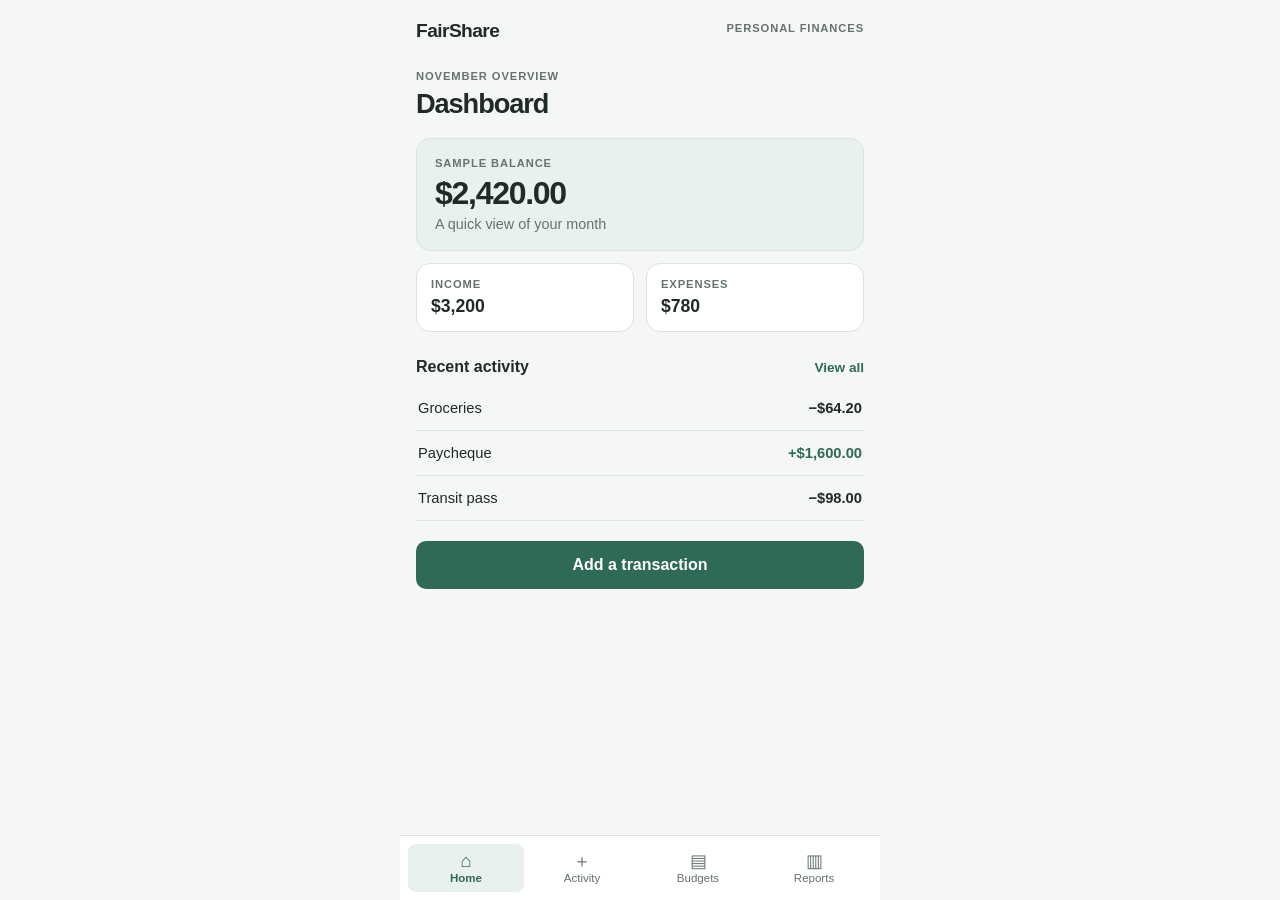
<file: index.html>
<!doctype html>
<html lang="en">
  <head>
    <meta charset="utf-8" />
    <meta name="viewport" content="width=device-width, initial-scale=1" />
    <title>FairShare | Dashboard</title>
    <link rel="stylesheet" href="styles.css" />
  </head>
  <body>
    <main class="page">
      <header class="topbar">
        <a class="brand" href="index.html" aria-label="FairShare home"
          >FairShare</a
        >
        <span class="eyebrow">PERSONAL FINANCES</span>
      </header>

      <section aria-labelledby="page-title">
        <p class="eyebrow">NOVEMBER OVERVIEW</p>
        <h1 id="page-title">Dashboard</h1>
        <article class="balance-card">
          <p class="eyebrow">SAMPLE BALANCE</p>
          <p class="balance">$2,420.00</p>
          <p class="muted">A quick view of your month</p>
        </article>

        <div class="summary-grid" aria-label="Monthly totals">
          <article class="summary-card">
            <p class="eyebrow">INCOME</p>
            <p class="summary-value">$3,200</p>
          </article>
          <article class="summary-card">
            <p class="eyebrow">EXPENSES</p>
            <p class="summary-value">$780</p>
          </article>
        </div>

        <div class="section-heading">
          <h2>Recent activity</h2>
          <a href="transactions.html">View all</a>
        </div>
        <ul class="simple-list">
          <li><span>Groceries</span><strong>−$64.20</strong></li>
          <li>
            <span>Paycheque</span><strong class="positive">+$1,600.00</strong>
          </li>
          <li><span>Transit pass</span><strong>−$98.00</strong></li>
        </ul>

        <a class="primary-link" href="transactions.html">Add a transaction</a>
      </section>
    </main>

    <nav class="bottom-nav" aria-label="Main navigation">
      <a href="index.html" aria-current="page"
        ><span aria-hidden="true">⌂</span>Home</a
      >
      <a href="transactions.html"><span aria-hidden="true">＋</span>Activity</a>
      <a href="budgets.html"><span aria-hidden="true">▤</span>Budgets</a>
      <a href="reports.html"><span aria-hidden="true">▥</span>Reports</a>
    </nav>
  </body>
</html>
</file>
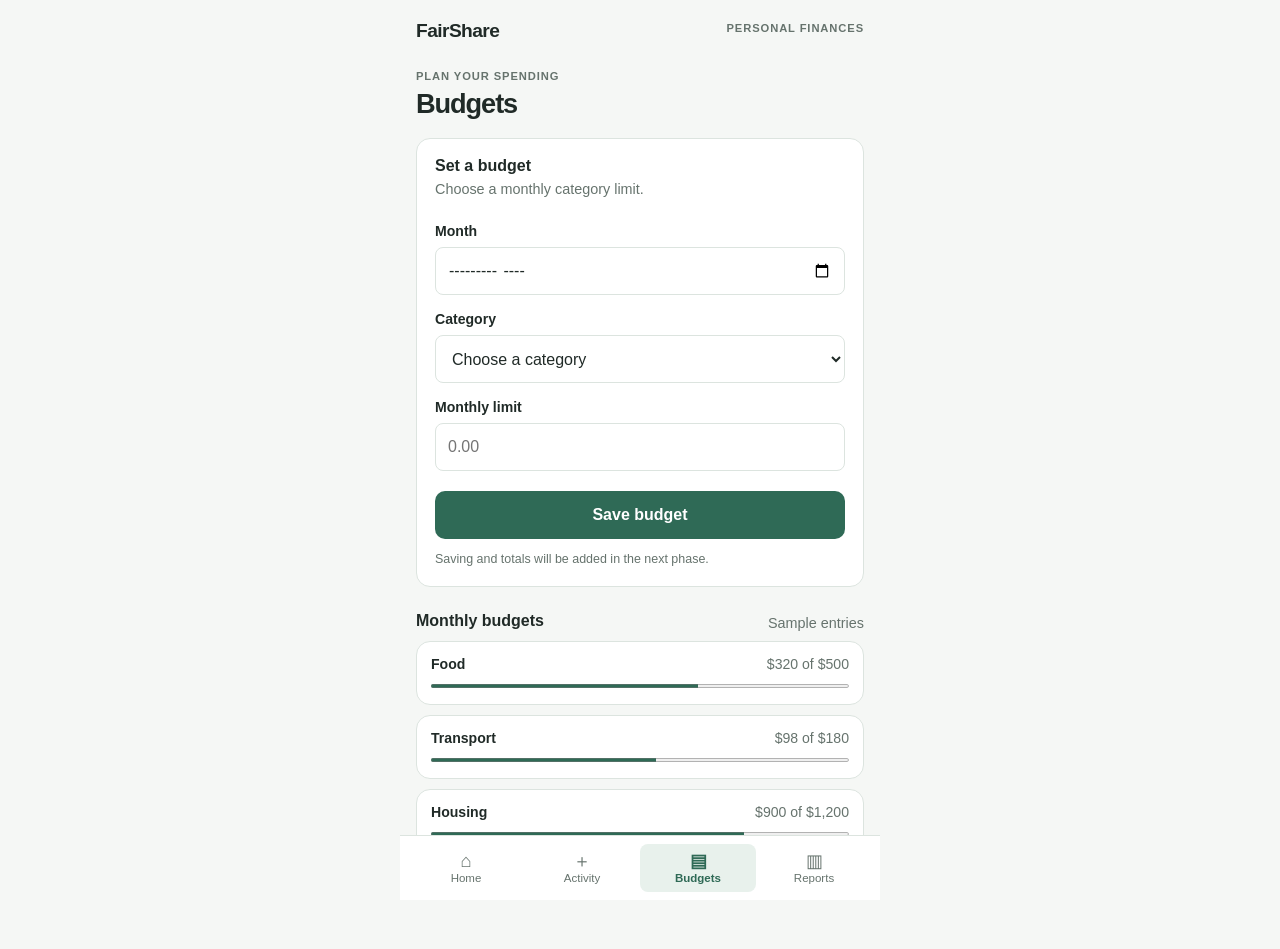
<file: budgets.html>
<!doctype html>
<html lang="en">
<head>
  <meta charset="utf-8">
  <meta name="viewport" content="width=device-width, initial-scale=1">
  <title>FairShare | Budgets</title>
  <link rel="stylesheet" href="styles.css">
</head>
<body>
  <main class="page">
    <header class="topbar">
      <a class="brand" href="index.html" aria-label="FairShare home">FairShare</a>
      <span class="eyebrow">PERSONAL FINANCES</span>
    </header>

    <section aria-labelledby="page-title">
      <p class="eyebrow">PLAN YOUR SPENDING</p>
      <h1 id="page-title">Budgets</h1>
      <div class="panel form-panel">
        <h2>Set a budget</h2>
        <p class="muted form-intro">Choose a monthly category limit.</p>
        <form>
          <label for="budget-month">Month</label>
          <input id="budget-month" name="month" type="month">

          <label for="budget-category">Category</label>
          <select id="budget-category" name="category">
            <option value="">Choose a category</option>
            <option>Food</option>
            <option>Transport</option>
            <option>Housing</option>
            <option>Other</option>
          </select>

          <label for="budget-limit">Monthly limit</label>
          <input id="budget-limit" name="limit" type="number" min="0" step="0.01" inputmode="decimal" placeholder="0.00">
          <button class="primary-button" type="button">Save budget</button>
          <p class="form-note">Saving and totals will be added in the next phase.</p>
        </form>
      </div>

      <div class="section-heading list-heading">
        <h2>Monthly budgets</h2>
        <span class="muted">Sample entries</span>
      </div>
      <div class="budget-list">
        <article class="panel budget-item">
          <div class="budget-line"><strong>Food</strong><span>$320 of $500</span></div>
          <progress value="64" max="100" aria-label="Food budget 64 percent used">64%</progress>
        </article>
        <article class="panel budget-item">
          <div class="budget-line"><strong>Transport</strong><span>$98 of $180</span></div>
          <progress value="54" max="100" aria-label="Transport budget 54 percent used">54%</progress>
        </article>
        <article class="panel budget-item">
          <div class="budget-line"><strong>Housing</strong><span>$900 of $1,200</span></div>
          <progress value="75" max="100" aria-label="Housing budget 75 percent used">75%</progress>
        </article>
      </div>
    </section>
  </main>

  <nav class="bottom-nav" aria-label="Main navigation">
    <a href="index.html"><span aria-hidden="true">⌂</span>Home</a>
    <a href="transactions.html"><span aria-hidden="true">＋</span>Activity</a>
    <a href="budgets.html" aria-current="page"><span aria-hidden="true">▤</span>Budgets</a>
    <a href="reports.html"><span aria-hidden="true">▥</span>Reports</a>
  </nav>
</body>
</html>
</file>
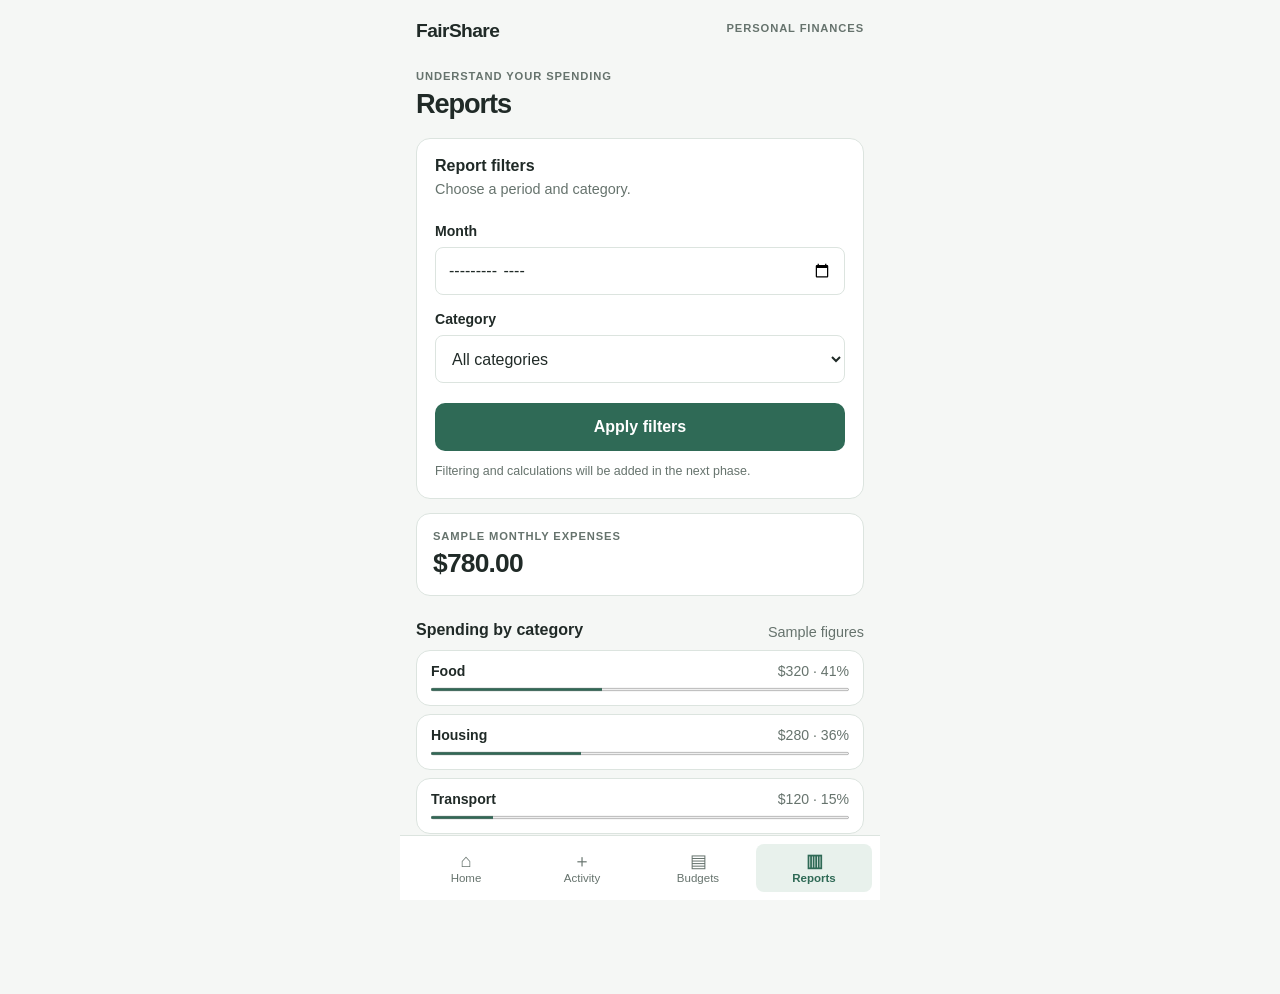
<file: reports.html>
<!doctype html>
<html lang="en">
  <head>
    <meta charset="utf-8" />
    <meta name="viewport" content="width=device-width, initial-scale=1" />
    <title>FairShare | Reports</title>
    <link rel="stylesheet" href="styles.css" />
  </head>
  <body>
    <main class="page">
      <header class="topbar">
        <a class="brand" href="index.html" aria-label="FairShare home"
          >FairShare</a
        >
        <span class="eyebrow">PERSONAL FINANCES</span>
      </header>

      <section aria-labelledby="page-title">
        <p class="eyebrow">UNDERSTAND YOUR SPENDING</p>
        <h1 id="page-title">Reports</h1>
        <div class="panel form-panel">
          <h2>Report filters</h2>
          <p class="muted form-intro">Choose a period and category.</p>
          <form>
            <label for="report-month">Month</label>
            <input id="report-month" name="month" type="month" />

            <label for="report-category">Category</label>
            <select id="report-category" name="category">
              <option>All categories</option>
              <option>Food</option>
              <option>Transport</option>
              <option>Housing</option>
              <option>Other</option>
            </select>
            <button class="primary-button" type="button">Apply filters</button>
            <p class="form-note">
              Filtering and calculations will be added in the next phase.
            </p>
          </form>
        </div>

        <article class="panel report-total">
          <p class="eyebrow">SAMPLE MONTHLY EXPENSES</p>
          <p class="report-value">$780.00</p>
        </article>

        <div class="section-heading report-heading">
          <h2>Spending by category</h2>
          <span class="muted">Sample figures</span>
        </div>
        <div class="report-list">
          <article class="panel report-item">
            <div class="budget-line">
              <strong>Food</strong><span>$320 · 41%</span>
            </div>
            <progress
              value="41"
              max="100"
              aria-label="Food 41 percent of expenses"
            >
              41%
            </progress>
          </article>
          <article class="panel report-item">
            <div class="budget-line">
              <strong>Housing</strong><span>$280 · 36%</span>
            </div>
            <progress
              value="36"
              max="100"
              aria-label="Housing 36 percent of expenses"
            >
              36%
            </progress>
          </article>
          <article class="panel report-item">
            <div class="budget-line">
              <strong>Transport</strong><span>$120 · 15%</span>
            </div>
            <progress
              value="15"
              max="100"
              aria-label="Transport 15 percent of expenses"
            >
              15%
            </progress>
          </article>
          <article class="panel report-item">
            <div class="budget-line">
              <strong>Other</strong><span>$60 · 8%</span>
            </div>
            <progress
              value="8"
              max="100"
              aria-label="Other 8 percent of expenses"
            >
              8%
            </progress>
          </article>
        </div>
      </section>
    </main>

    <nav class="bottom-nav" aria-label="Main navigation">
      <a href="index.html"><span aria-hidden="true">⌂</span>Home</a>
      <a href="transactions.html"><span aria-hidden="true">＋</span>Activity</a>
      <a href="budgets.html"><span aria-hidden="true">▤</span>Budgets</a>
      <a href="reports.html" aria-current="page"
        ><span aria-hidden="true">▥</span>Reports</a
      >
    </nav>
  </body>
</html>
</file>
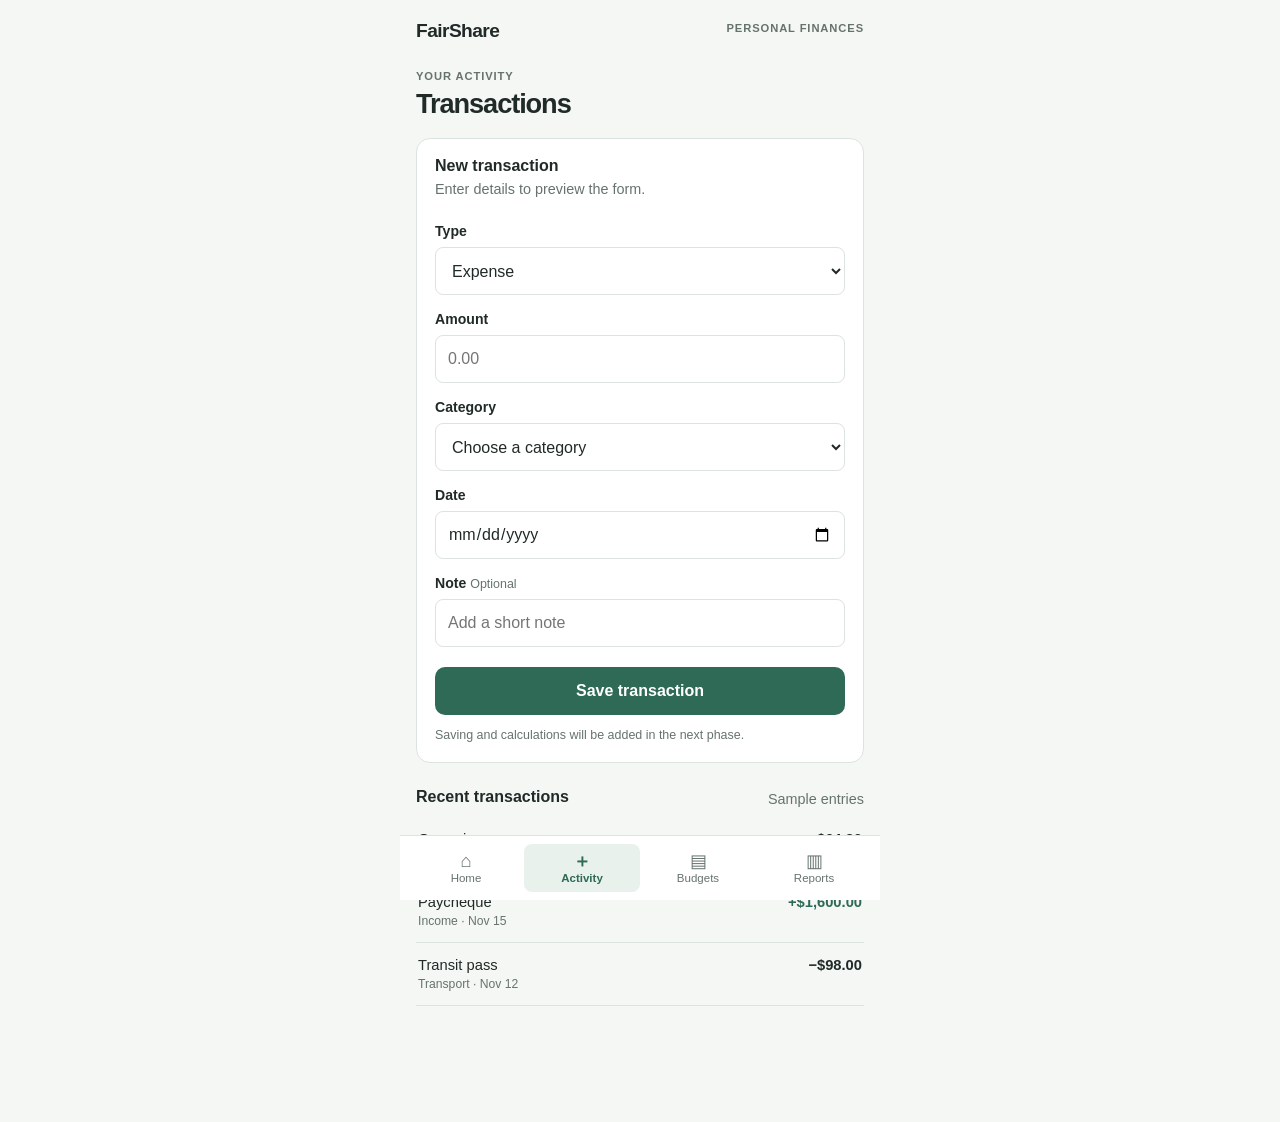
<file: transactions.html>
<!doctype html>
<html lang="en">

<head>
    <meta charset="utf-8">
    <meta name="viewport" content="width=device-width, initial-scale=1">
    <title>FairShare | Transactions</title>
    <link rel="stylesheet" href="styles.css">
</head>

<body>
    <main class="page">
        <header class="topbar">
            <a class="brand" href="index.html" aria-label="FairShare home">FairShare</a>
            <span class="eyebrow">PERSONAL FINANCES</span>
        </header>

        <section aria-labelledby="page-title">
            <p class="eyebrow">YOUR ACTIVITY</p>
            <h1 id="page-title">Transactions</h1>
            <div class="panel form-panel">
                <h2>New transaction</h2>
                <p class="muted form-intro">Enter details to preview the form.</p>
                <form>
                    <label for="transaction-type">Type</label>
                    <select id="transaction-type" name="type">
                        <option>Expense</option>
                        <option>Income</option>
                    </select>

                    <label for="transaction-amount">Amount</label>
                    <input id="transaction-amount" name="amount" type="number" min="0" step="0.01" inputmode="decimal"
                        placeholder="0.00">

                    <label for="transaction-category">Category</label>
                    <select id="transaction-category" name="category">
                        <option value="">Choose a category</option>
                        <option>Food</option>
                        <option>Transport</option>
                        <option>Housing</option>
                        <option>Other</option>
                    </select>

                    <label for="transaction-date">Date</label>
                    <input id="transaction-date" name="date" type="date">

                    <label for="transaction-note">Note <span class="optional">Optional</span></label>
                    <input id="transaction-note" name="note" type="text" maxlength="60" placeholder="Add a short note">
                    <button class="primary-button" type="button">Save transaction</button>
                    <p class="form-note">Saving and calculations will be added in the next phase.</p>
                </form>
            </div>

            <div class="section-heading list-heading">
                <h2>Recent transactions</h2>
                <span class="muted">Sample entries</span>
            </div>
            <ul class="simple-list">
                <li><span>Groceries <small>Food · Nov 18</small></span><strong>−$64.20</strong></li>
                <li><span>Paycheque <small>Income · Nov 15</small></span><strong class="positive">+$1,600.00</strong>
                </li>
                <li><span>Transit pass <small>Transport · Nov 12</small></span><strong>−$98.00</strong></li>
            </ul>
        </section>
    </main>

    <nav class="bottom-nav" aria-label="Main navigation">
        <a href="index.html"><span aria-hidden="true">⌂</span>Home</a>
        <a href="transactions.html" aria-current="page"><span aria-hidden="true">＋</span>Activity</a>
        <a href="budgets.html"><span aria-hidden="true">▤</span>Budgets</a>
        <a href="reports.html"><span aria-hidden="true">▥</span>Reports</a>
    </nav>
</body>

</html>
</file>
<file: styles.css>
:root {
  color-scheme: light;
  font-family: Arial, Helvetica, sans-serif;
  color: #202a27;
  background: #f5f7f5;
  --muted: #66736d;
  --line: #dce4df;
  --surface: #ffffff;
  --accent: #2f6a56;
  --accent-soft: #e8f1ec;
}

* {
  box-sizing: border-box;
}

body {
  margin: 0;
  min-width: 320px;
}

a {
  color: var(--accent);
}

button,
input,
select {
  font: inherit;
}

.page {
  width: min(100%, 480px);
  min-height: 100vh;
  margin: 0 auto;
  padding: 20px 16px 96px;
}

.topbar {
  display: flex;
  align-items: center;
  justify-content: space-between;
  margin-bottom: 28px;
}

.brand {
  color: #202a27;
  font-size: 1.2rem;
  font-weight: 700;
  text-decoration: none;
  letter-spacing: -0.03em;
}

.eyebrow {
  margin: 0 0 6px;
  color: var(--muted);
  font-size: 0.7rem;
  font-weight: 700;
  letter-spacing: 0.08em;
}

h1 {
  margin: 0 0 18px;
  font-size: 1.7rem;
  letter-spacing: -0.04em;
}

h2 {
  margin: 0;
  font-size: 1rem;
}

.balance-card,
.summary-card,
.panel {
  background: var(--surface);
  border: 1px solid var(--line);
  border-radius: 14px;
}

.balance-card {
  padding: 18px;
  background: var(--accent-soft);
}

.balance {
  margin: 4px 0;
  font-size: 2rem;
  font-weight: 700;
  letter-spacing: -0.04em;
}

.muted {
  margin: 4px 0 0;
  color: var(--muted);
  font-size: 0.9rem;
}

.summary-grid {
  display: grid;
  grid-template-columns: repeat(2, minmax(0, 1fr));
  gap: 12px;
  margin: 12px 0 26px;
}

.summary-card {
  padding: 14px;
}

.summary-value {
  margin: 6px 0 0;
  font-size: 1.1rem;
  font-weight: 700;
}

.section-heading {
  display: flex;
  justify-content: space-between;
  align-items: center;
  margin-bottom: 10px;
}

.section-heading a {
  font-size: 0.85rem;
  font-weight: 700;
  text-decoration: none;
}

.simple-list {
  margin: 0 0 20px;
  padding: 0;
  list-style: none;
}

.simple-list li {
  display: flex;
  justify-content: space-between;
  gap: 12px;
  padding: 14px 2px;
  border-bottom: 1px solid var(--line);
  font-size: 0.92rem;
}

.simple-list strong {
  white-space: nowrap;
}

.positive {
  color: var(--accent);
}

.primary-link,
.primary-button {
  display: flex;
  min-height: 48px;
  align-items: center;
  justify-content: center;
  padding: 12px 16px;
  border: 0;
  border-radius: 10px;
  background: var(--accent);
  color: #fff;
  font-weight: 700;
  text-align: center;
  text-decoration: none;
}

.bottom-nav {
  position: fixed;
  z-index: 2;
  right: 0;
  bottom: 0;
  left: 0;
  display: grid;
  grid-template-columns: repeat(4, minmax(0, 1fr));
  width: min(100%, 480px);
  margin: auto;
  padding: 8px 8px max(8px, env(safe-area-inset-bottom));
  border-top: 1px solid var(--line);
  background: #fff;
}

.bottom-nav a {
  display: flex;
  min-height: 48px;
  flex-direction: column;
  align-items: center;
  justify-content: center;
  gap: 2px;
  border-radius: 8px;
  color: var(--muted);
  font-size: 0.72rem;
  text-decoration: none;
}

.bottom-nav a span {
  font-size: 1.15rem;
  line-height: 1;
}

.bottom-nav a[aria-current="page"] {
  background: var(--accent-soft);
  color: var(--accent);
  font-weight: 700;
}

/* Budget overview */
.budget-list {
  display: grid;
  gap: 10px;
}

.budget-item {
  padding: 14px;
}

.budget-line {
  display: flex;
  justify-content: space-between;
  gap: 12px;
  margin-bottom: 10px;
  font-size: 0.88rem;
}

.budget-line span {
  color: var(--muted);
  white-space: nowrap;
}

.budget-item progress {
  display: block;
  width: 100%;
  height: 8px;
  accent-color: var(--accent);
}

/* Transaction entry form */
.form-panel {
  padding: 18px;
}

.form-intro {
  margin: 6px 0 18px;
}

form {
  display: grid;
  gap: 8px;
}

form label {
  margin-top: 8px;
  font-size: 0.88rem;
  font-weight: 700;
}

form input,
form select {
  width: 100%;
  min-height: 48px;
  padding: 10px 12px;
  border: 1px solid var(--line);
  border-radius: 8px;
  background: #fff;
  color: #202a27;
}

form input:focus,
form select:focus {
  outline: 2px solid var(--accent);
  outline-offset: 1px;
}

.optional {
  color: var(--muted);
  font-size: 0.78rem;
  font-weight: 400;
}

.form-panel .primary-button {
  width: 100%;
  margin-top: 12px;
}

.form-note {
  margin: 4px 0 0;
  color: var(--muted);
  font-size: 0.78rem;
  line-height: 1.4;
}

.list-heading {
  margin-top: 24px;
}

.simple-list small {
  display: block;
  margin-top: 4px;
  color: var(--muted);
  font-size: 0.76rem;
}

/* Report summary */
.report-total {
  margin-top: 14px;
  padding: 16px;
}
.report-value {
  margin: 4px 0 0;
  font-size: 1.65rem;
  font-weight: 700;
  letter-spacing: -0.03em;
}
.report-heading {
  margin-top: 24px;
}
.report-list {
  display: grid;
  gap: 8px;
}
.report-item {
  padding: 12px 14px;
}
.report-item .budget-line {
  margin-bottom: 7px;
}
.report-item progress {
  display: block;
  width: 100%;
  height: 7px;
  accent-color: var(--accent);
}
</file>
